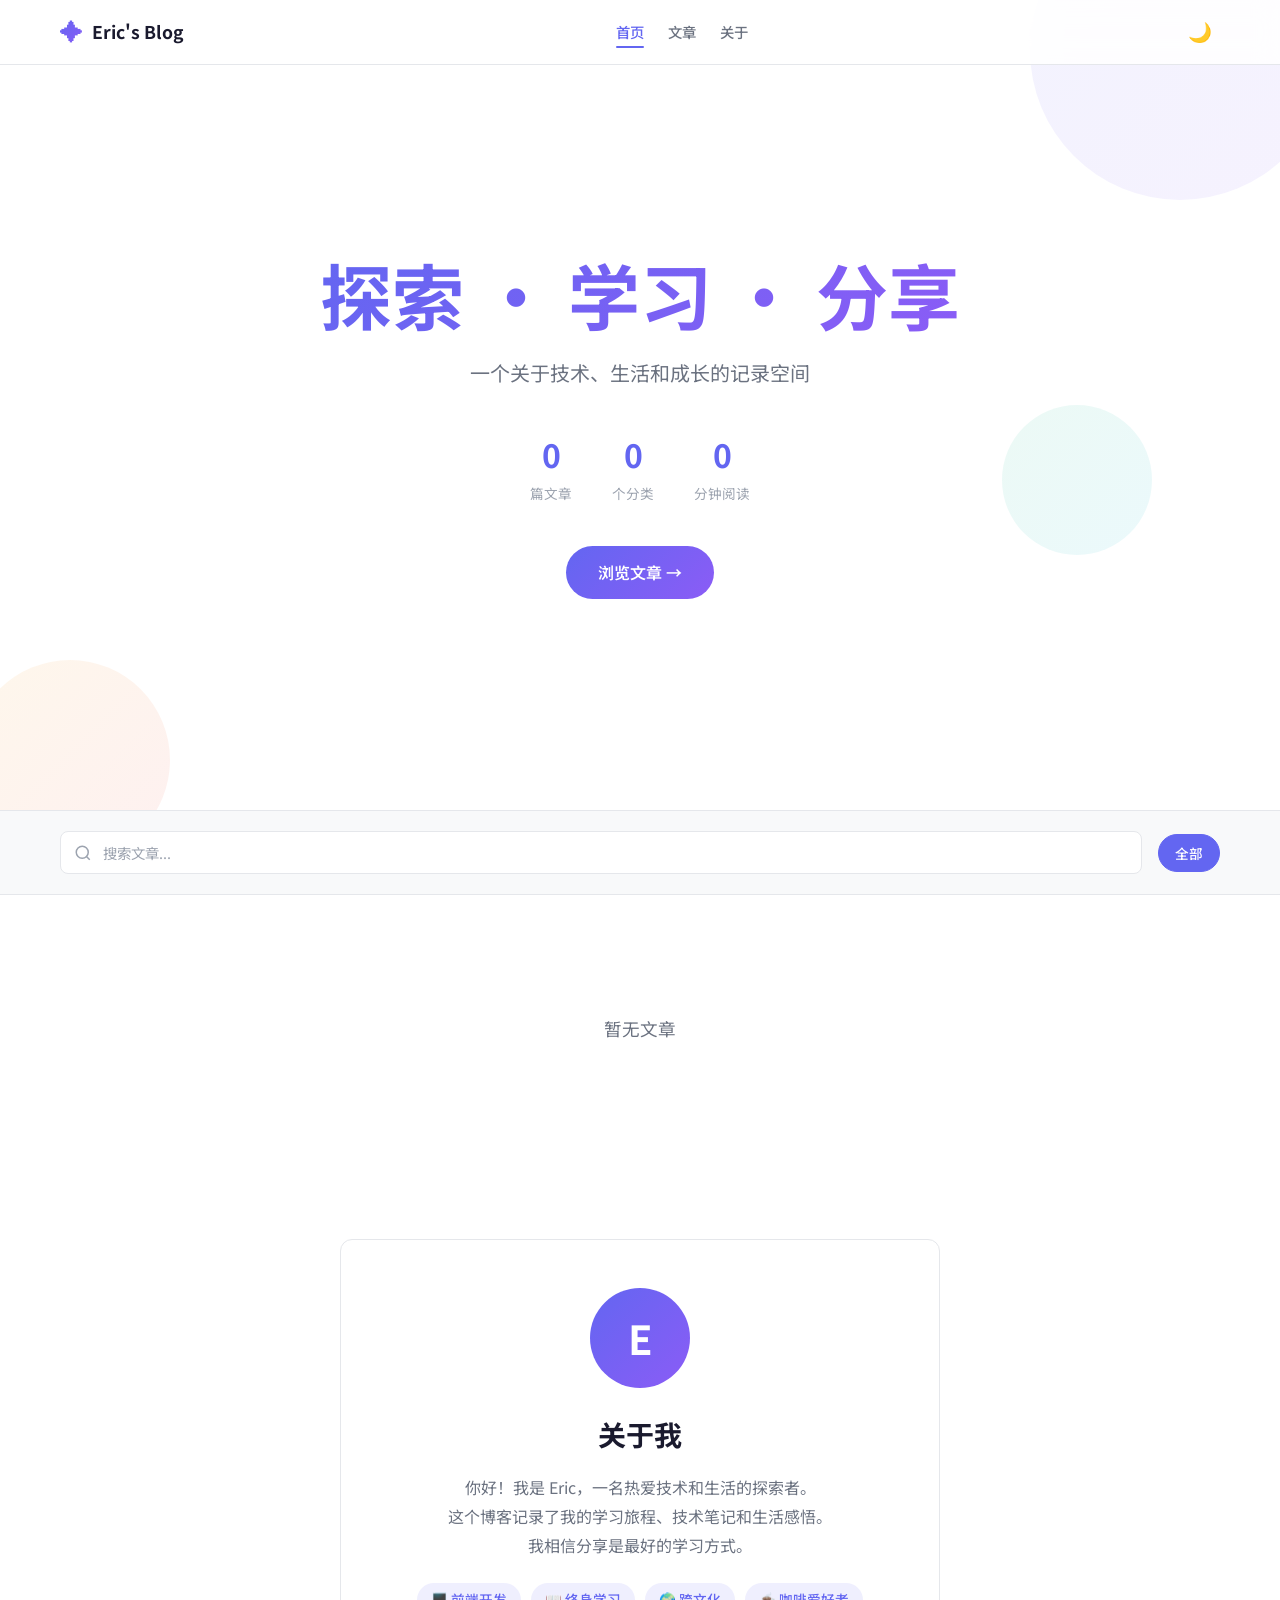
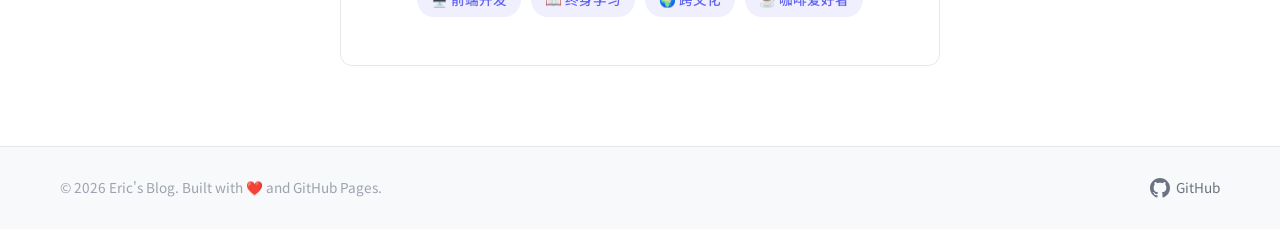
<file: docs/index.html>
﻿<!DOCTYPE html>
<html lang="zh-CN">
<head>
  <meta charset="UTF-8">
  <meta name="viewport" content="width=device-width, initial-scale=1.0">
  <title>Eric's Blog</title>
  <link rel="stylesheet" href="css/style.css">
  <link rel="preconnect" href="https://fonts.googleapis.com">
  <link href="https://fonts.googleapis.com/css2?family=Noto+Sans+SC:wght@300;400;500;700&family=JetBrains+Mono:wght@400;500&display=swap" rel="stylesheet">
</head>
<body>
  <!-- 导航栏 -->
  <nav class="navbar">
    <div class="nav-container">
      <a href="index.html" class="nav-logo">
        <span class="logo-icon">✦</span>
        <span class="logo-text">Eric's Blog</span>
      </a>
      <div class="nav-links">
        <a href="#home" class="nav-link active">首页</a>
        <a href="#articles" class="nav-link">文章</a>
        <a href="#about" class="nav-link">关于</a>
      </div>
      <button class="theme-toggle" id="themeToggle" aria-label="切换主题">
        <span class="theme-icon">🌙</span>
      </button>
    </div>
  </nav>

  <!-- Hero 区域 -->
  <header id="home" class="hero">
    <div class="hero-content">
      <h1 class="hero-title">
        <span class="gradient-text">探索 · 学习 · 分享</span>
      </h1>
      <p class="hero-subtitle">一个关于技术、生活和成长的记录空间</p>
      <div class="hero-stats">
        <div class="stat-item">
          <span class="stat-number" id="totalArticles">0</span>
          <span class="stat-label">篇文章</span>
        </div>
        <div class="stat-item">
          <span class="stat-number" id="totalCategories">0</span>
          <span class="stat-label">个分类</span>
        </div>
        <div class="stat-item">
          <span class="stat-number" id="totalReadTime">0</span>
          <span class="stat-label">分钟阅读</span>
        </div>
      </div>
      <a href="#articles" class="hero-cta">浏览文章 →</a>
    </div>
    <div class="hero-decoration">
      <div class="floating-shape shape-1"></div>
      <div class="floating-shape shape-2"></div>
      <div class="floating-shape shape-3"></div>
    </div>
  </header>

  <!-- 筛选栏 -->
  <section class="filter-section">
    <div class="container">
      <div class="filter-bar">
        <div class="search-box">
          <svg class="search-icon" viewBox="0 0 24 24" fill="none" stroke="currentColor" stroke-width="2">
            <circle cx="11" cy="11" r="8"/>
            <path d="m21 21-4.35-4.35"/>
          </svg>
          <input type="text" id="searchInput" placeholder="搜索文章..." autocomplete="off">
        </div>
        <div class="category-filters" id="categoryFilters">
          <button class="filter-btn active" data-category="all">全部</button>
        </div>
      </div>
    </div>
  </section>

  <!-- 文章列表 -->
  <main id="articles" class="articles-section">
    <div class="container">
      <div class="articles-grid" id="articlesGrid">
        <!-- 文章卡片由 JS 动态生成 -->
        <div class="loading-state">
          <div class="spinner"></div>
          <p>加载中...</p>
        </div>
      </div>
      <div class="empty-state" id="emptyState" style="display:none;">
        <svg viewBox="0 0 24 24" fill="none" stroke="currentColor" stroke-width="1.5">
          <path d="M21 21l-6-6m2-5a7 7 0 11-14 0 7 7 0 0114 0z"/>
        </svg>
        <p>没有找到相关文章</p>
        <button class="reset-btn" onclick="resetFilters()">清除筛选</button>
      </div>
    </div>
  </main>

  <!-- 关于区域 -->
  <section id="about" class="about-section">
    <div class="container">
      <div class="about-card">
        <div class="about-avatar">
          <div class="avatar-circle">E</div>
        </div>
        <h2 class="about-title">关于我</h2>
        <p class="about-text">
          你好！我是 Eric，一名热爱技术和生活的探索者。<br>
          这个博客记录了我的学习旅程、技术笔记和生活感悟。<br>
          我相信分享是最好的学习方式。
        </p>
        <div class="about-tags">
          <span class="tag">🖥️ 前端开发</span>
          <span class="tag">📖 终身学习</span>
          <span class="tag">🌍 跨文化</span>
          <span class="tag">☕ 咖啡爱好者</span>
        </div>
      </div>
    </div>
  </section>

  <!-- 页脚 -->
  <footer class="footer">
    <div class="container">
      <div class="footer-content">
        <p class="footer-text">© 2026 Eric's Blog. Built with ❤️ and GitHub Pages.</p>
        <a href="https://github.com/Eric-ju-123" class="footer-link" target="_blank" rel="noopener">
          <svg width="20" height="20" viewBox="0 0 24 24" fill="currentColor">
            <path d="M12 0c-6.626 0-12 5.373-12 12 0 5.302 3.438 9.8 8.207 11.387.599.111.793-.261.793-.577v-2.234c-3.338.726-4.033-1.416-4.033-1.416-.546-1.387-1.333-1.756-1.333-1.756-1.089-.745.083-.729.083-.729 1.205.084 1.839 1.237 1.839 1.237 1.07 1.834 2.807 1.304 3.492.997.107-.775.418-1.305.762-1.604-2.665-.305-5.467-1.334-5.467-5.931 0-1.311.469-2.381 1.236-3.221-.124-.303-.535-1.524.117-3.176 0 0 1.008-.322 3.301 1.23.957-.266 1.983-.399 3.003-.404 1.02.005 2.047.138 3.006.404 2.291-1.552 3.297-1.23 3.297-1.23.653 1.653.242 2.874.118 3.176.77.84 1.235 1.911 1.235 3.221 0 4.609-2.807 5.624-5.479 5.921.43.372.823 1.102.823 2.222v3.293c0 .319.192.694.801.576 4.765-1.589 8.199-6.086 8.199-11.386 0-6.627-5.373-12-12-12z"/>
          </svg>
          GitHub
        </a>
      </div>
    </div>
  </footer>

  <script src="js/app.js"></script>
</body>
</html>
</file>
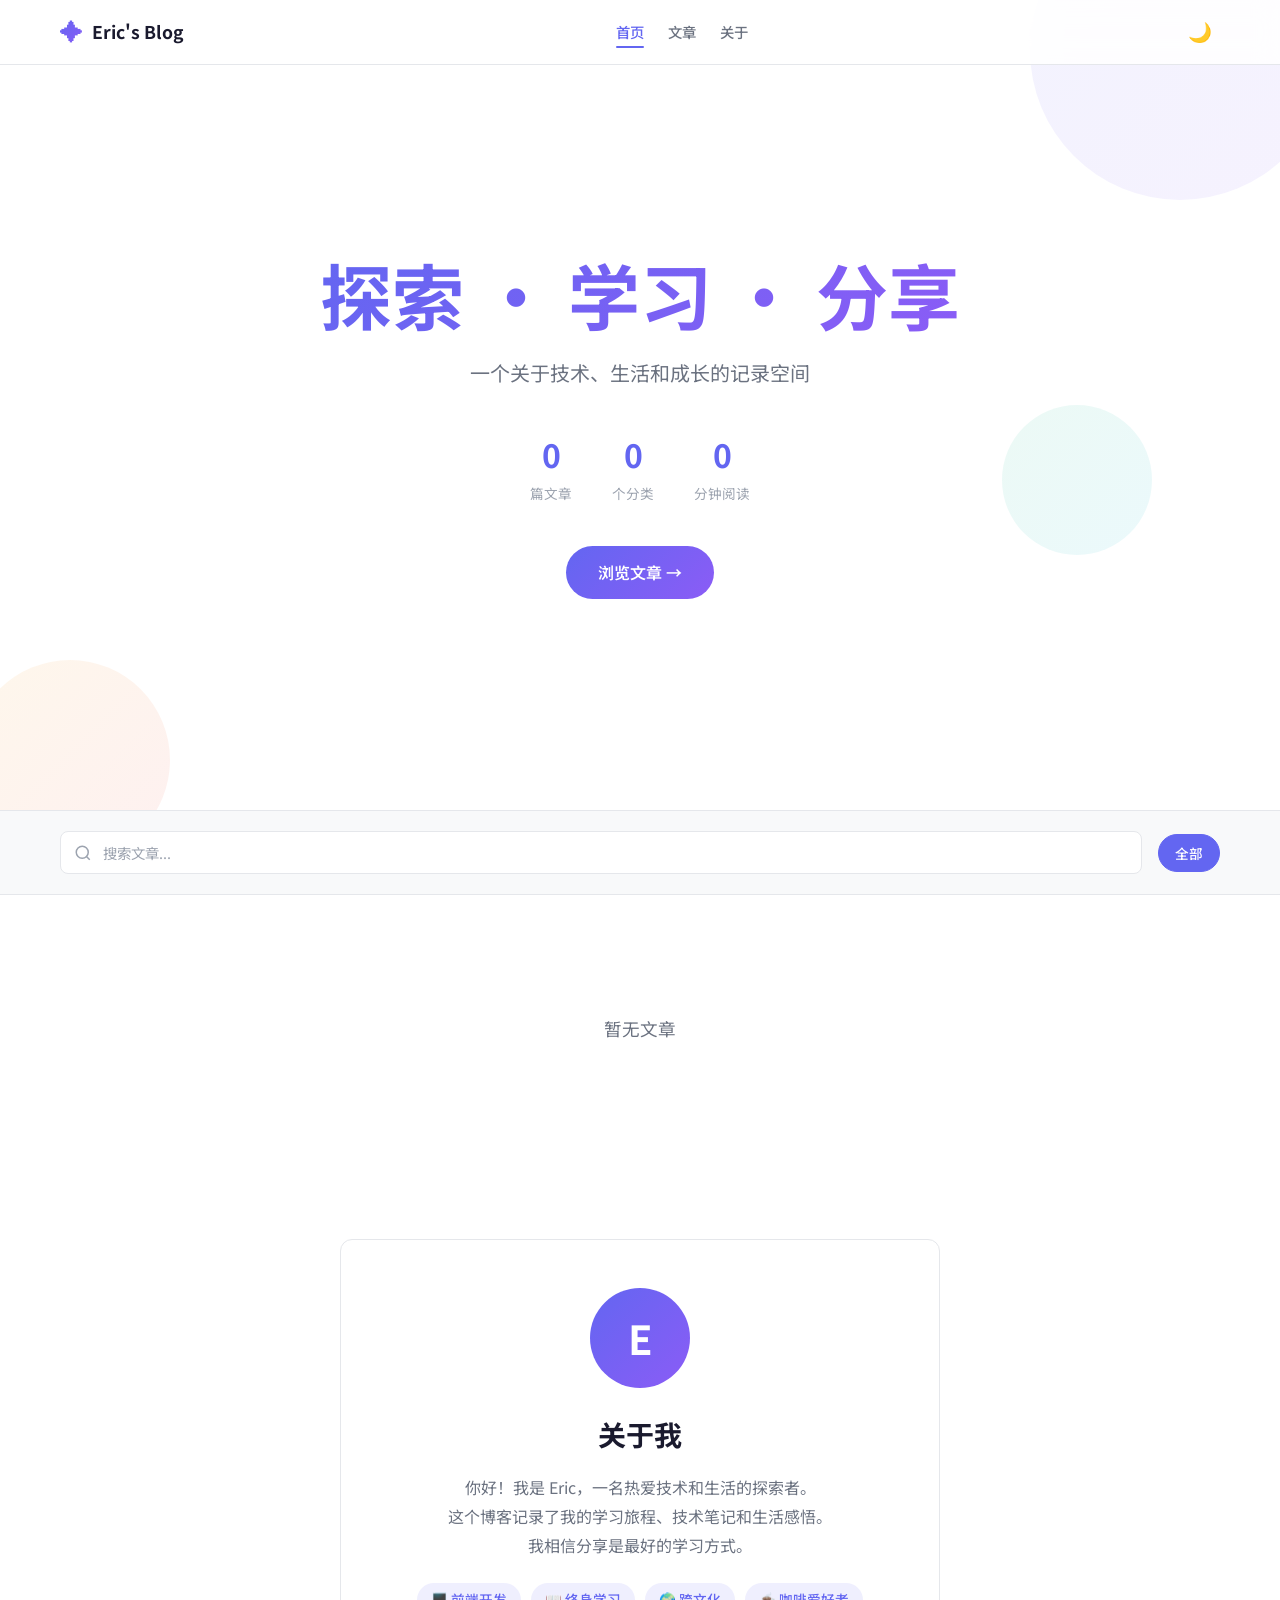
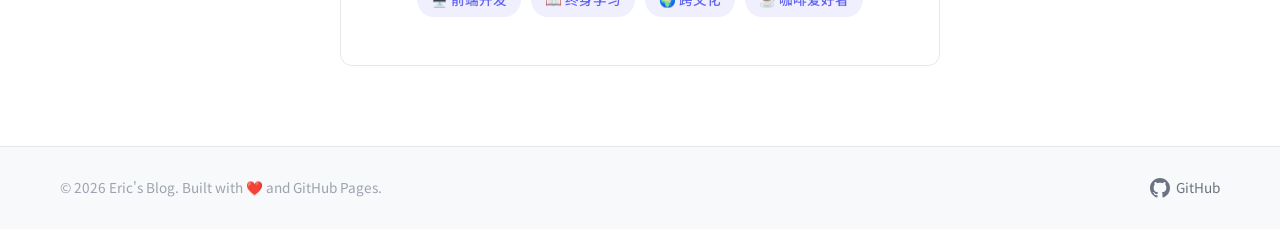
<file: docs/article.html>
﻿<!DOCTYPE html>
<html lang="zh-CN">
<head>
  <meta charset="UTF-8">
  <meta name="viewport" content="width=device-width, initial-scale=1.0">
  <title>Loading... | Eric's Blog</title>
  <link rel="stylesheet" href="css/style.css">
  <link rel="preconnect" href="https://fonts.googleapis.com">
  <link href="https://fonts.googleapis.com/css2?family=Noto+Sans+SC:wght@300;400;500;700&family=JetBrains+Mono:wght@400;500&display=swap" rel="stylesheet">
</head>
<body>
  <!-- 导航栏 -->
  <nav class="navbar">
    <div class="nav-container">
      <a href="index.html" class="nav-logo">
        <span class="logo-icon">✦</span>
        <span class="logo-text">Eric's Blog</span>
      </a>
      <div class="nav-links">
        <a href="index.html#home" class="nav-link">首页</a>
        <a href="index.html#articles" class="nav-link">文章</a>
        <a href="index.html#about" class="nav-link">关于</a>
      </div>
      <button class="theme-toggle" id="themeToggle" aria-label="切换主题">
        <span class="theme-icon">🌙</span>
      </button>
    </div>
  </nav>

  <!-- 文章头部 -->
  <header class="article-header">
    <a href="index.html#articles" class="article-back">← 返回文章列表</a>
    <h1></h1>
    <div class="article-meta"></div>
  </header>

  <!-- 封面图 -->
  <div class="article-cover">
    <img src="" alt="">
  </div>

  <!-- 文章内容 -->
  <article class="article-content"></article>

  <!-- 标签 -->
  <div class="article-tags"></div>

  <!-- 下一篇推荐 -->
  <section class="related-section">
    <div class="container">
      <h2 class="related-title">继续阅读</h2>
      <div class="related-grid" id="relatedGrid"></div>
    </div>
  </section>

  <!-- 页脚 -->
  <footer class="footer">
    <div class="container">
      <div class="footer-content">
        <p class="footer-text">&copy; 2026 Eric's Blog. Built with ❤️ and GitHub Pages.</p>
        <a href="https://github.com/Eric-ju-123" class="footer-link" target="_blank" rel="noopener">
          <svg width="20" height="20" viewBox="0 0 24 24" fill="currentColor">
            <path d="M12 0c-6.626 0-12 5.373-12 12 0 5.302 3.438 9.8 8.207 11.387.599.111.793-.261.793-.577v-2.234c-3.338.726-4.033-1.416-4.033-1.416-.546-1.387-1.333-1.756-1.333-1.756-1.089-.745.083-.729.083-.729 1.205.084 1.839 1.237 1.839 1.237 1.07 1.834 2.807 1.304 3.492.997.107-.775.418-1.305.762-1.604-2.665-.305-5.467-1.334-5.467-5.931 0-1.311.469-2.381 1.236-3.221-.124-.303-.535-1.524.117-3.176 0 0 1.008-.322 3.301 1.23.957-.266 1.983-.399 3.003-.404 1.02.005 2.047.138 3.006.404 2.291-1.552 3.297-1.23 3.297-1.23.653 1.653.242 2.874.118 3.176.77.84 1.235 1.911 1.235 3.221 0 4.609-2.807 5.624-5.479 5.921.43.372.823 1.102.823 2.222v3.293c0 .319.192.694.801.576 4.765-1.589 8.199-6.086 8.199-11.386 0-6.627-5.373-12-12-12z"/>
          </svg>
          GitHub
        </a>
      </div>
    </div>
  </footer>

  <script src="js/app.js"></script>
</body>
</html>
</file>
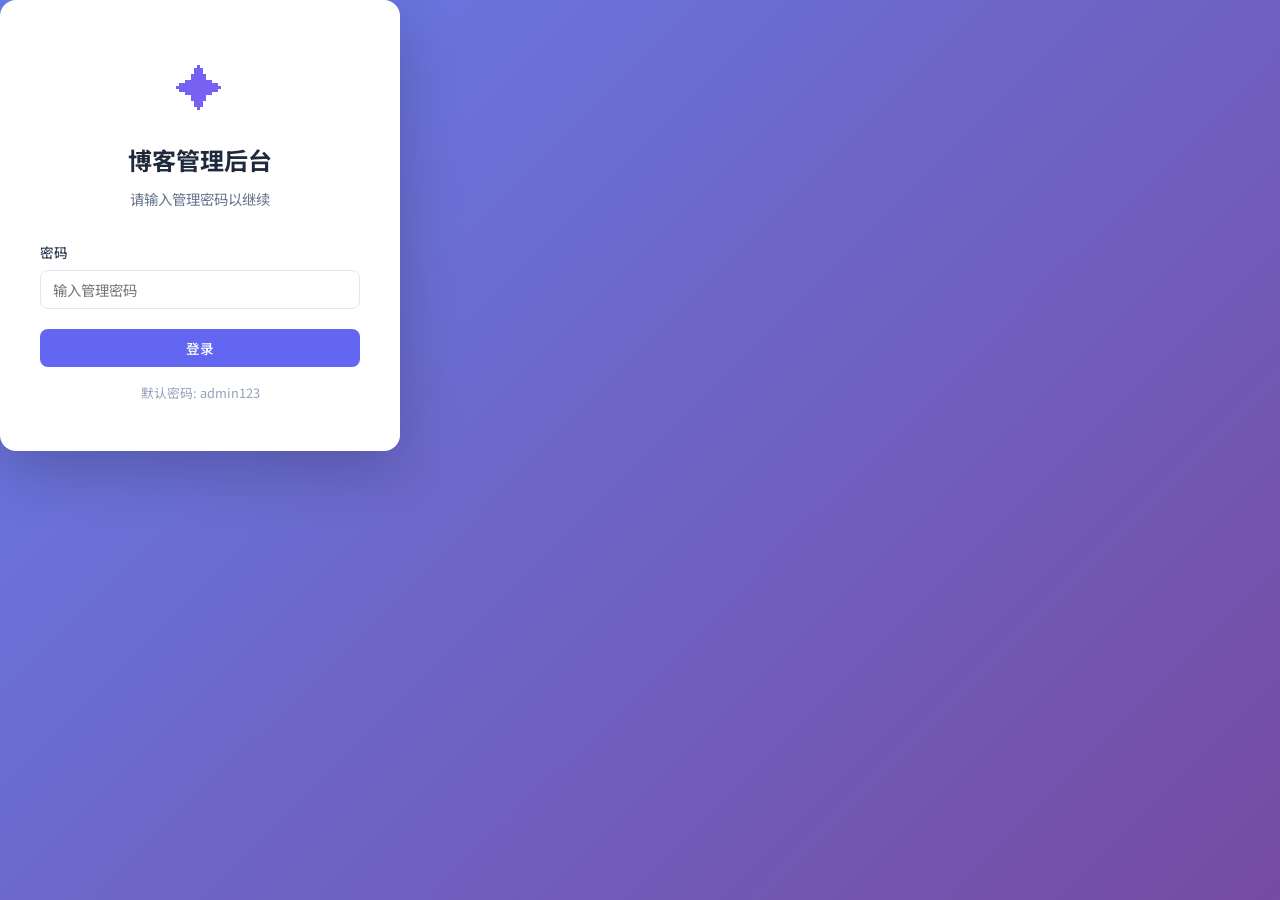
<file: docs/admin/admin.html>
﻿<!DOCTYPE html>
<html lang="zh-CN">
<head>
  <meta charset="UTF-8">
  <meta name="viewport" content="width=device-width, initial-scale=1.0">
  <title>博客管理后台 | Eric's Blog</title>
  <link rel="stylesheet" href="../css/admin.css">
  <link rel="preconnect" href="https://fonts.googleapis.com">
  <link href="https://fonts.googleapis.com/css2?family=Noto+Sans+SC:wght@300;400;500;600;700&family=JetBrains+Mono:wght@400;500&display=swap" rel="stylesheet">
</head>
<body>
  <!-- 登录页 -->
  <div id="loginPage" class="login-page">
    <div class="login-card">
      <div class="login-logo">✦</div>
      <h2>博客管理后台</h2>
      <p class="login-subtitle">请输入管理密码以继续</p>
      <form id="loginForm" class="login-form">
        <div class="form-group">
          <label for="password">密码</label>
          <input type="password" id="password" placeholder="输入管理密码" required>
        </div>
        <button type="submit" class="btn btn-primary btn-block">登录</button>
      </form>
      <p class="login-hint">默认密码: admin123</p>
    </div>
  </div>

  <!-- 主界面（登录后显示） -->
  <div id="dashboard" class="dashboard" style="display:none;">
    <!-- 侧边栏 -->
    <aside class="sidebar">
      <div class="sidebar-header">
        <span class="sidebar-logo">✦</span>
        <span class="sidebar-title">Blog Admin</span>
      </div>
      <nav class="sidebar-nav">
        <a href="#" class="nav-item active" data-page="articles">
          <svg viewBox="0 0 24 24" fill="none" stroke="currentColor" stroke-width="2"><path d="M4 6h16M4 12h16M4 18h16"/></svg>
          <span>文章管理</span>
        </a>
        <a href="#" class="nav-item" data-page="editor">
          <svg viewBox="0 0 24 24" fill="none" stroke="currentColor" stroke-width="2"><path d="M11 4H4a2 2 0 00-2 2v14a2 2 0 002 2h14a2 2 0 002-2v-7"/><path d="M18.5 2.5a2.121 2.121 0 013 3L12 15l-4 1 1-4 9.5-9.5z"/></svg>
          <span>新建文章</span>
        </a>
        <a href="#" class="nav-item" data-page="settings">
          <svg viewBox="0 0 24 24" fill="none" stroke="currentColor" stroke-width="2"><circle cx="12" cy="12" r="3"/><path d="M19.4 15a1.65 1.65 0 00.33 1.82l.06.06a2 2 0 010 2.83 2 2 0 01-2.83 0l-.06-.06a1.65 1.65 0 00-1.82-.33 1.65 1.65 0 00-1 1.51V21a2 2 0 01-4 0v-.09A1.65 1.65 0 009 19.4a1.65 1.65 0 00-1.82.33l-.06.06a2 2 0 01-2.83-2.83l.06-.06A1.65 1.65 0 004.68 15a1.65 1.65 0 00-1.51-1H3a2 2 0 010-4h.09A1.65 1.65 0 004.6 9a1.65 1.65 0 00-.33-1.82l-.06-.06a2 2 0 012.83-2.83l.06.06A1.65 1.65 0 009 4.68a1.65 1.65 0 001-1.51V3a2 2 0 014 0v.09a1.65 1.65 0 001 1.51 1.65 1.65 0 001.82-.33l.06-.06a2 2 0 012.83 2.83l-.06.06A1.65 1.65 0 0019.4 9a1.65 1.65 0 001.51 1H21a2 2 0 010 4h-.09a1.65 1.65 0 00-1.51 1z"/></svg>
          <span>网站设置</span>
        </a>
        <a href="../index.html" class="nav-item nav-external" target="_blank">
          <svg viewBox="0 0 24 24" fill="none" stroke="currentColor" stroke-width="2"><path d="M18 13v6a2 2 0 01-2 2H5a2 2 0 01-2-2V8a2 2 0 012-2h6"/><polyline points="15 3 21 3 21 9"/><line x1="10" y1="14" x2="21" y2="3"/></svg>
          <span>查看网站</span>
        </a>
      </nav>
      <div class="sidebar-footer">
        <button class="btn-logout" id="logoutBtn">
          <svg viewBox="0 0 24 24" fill="none" stroke="currentColor" stroke-width="2"><path d="M9 21H5a2 2 0 01-2-2V5a2 2 0 012-2h4"/><polyline points="16 17 21 12 16 7"/><line x1="21" y1="12" x2="9" y2="12"/></svg>
          退出登录
        </button>
      </div>
    </aside>

    <!-- 主内容区 -->
    <main class="main-content">
      <!-- 顶部栏 -->
      <header class="topbar">
        <h1 id="pageTitle">文章管理</h1>
        <div class="topbar-actions">
          <button class="btn btn-primary" id="newArticleBtn">+ 新建文章</button>
          <button class="btn btn-secondary" id="exportBtn">导出数据</button>
          <label class="btn btn-secondary file-upload">
            导入数据
            <input type="file" id="importFile" accept=".json" style="display:none;">
          </label>
        </div>
      </header>

      <!-- 文章列表页 -->
      <section id="page-articles" class="page active">
        <div class="stats-row">
          <div class="stat-card">
            <div class="stat-icon">📄</div>
            <div class="stat-info">
              <span class="stat-value" id="statTotal">0</span>
              <span class="stat-label">总文章</span>
            </div>
          </div>
          <div class="stat-card">
            <div class="stat-icon">📂</div>
            <div class="stat-info">
              <span class="stat-value" id="statCategories">0</span>
              <span class="stat-label">分类数</span>
            </div>
          </div>
          <div class="stat-card">
            <div class="stat-icon">⏱</div>
            <div class="stat-info">
              <span class="stat-value" id="statReadTime">0</span>
              <span class="stat-label">总阅读分钟</span>
            </div>
          </div>
          <div class="stat-card">
            <div class="stat-icon">🏷️</div>
            <div class="stat-info">
              <span class="stat-value" id="statTags">0</span>
              <span class="stat-label">标签数</span>
            </div>
          </div>
        </div>

        <div class="table-controls">
          <div class="search-box">
            <svg viewBox="0 0 24 24" fill="none" stroke="currentColor" stroke-width="2"><circle cx="11" cy="11" r="8"/><path d="m21 21-4.35-4.35"/></svg>
            <input type="text" id="adminSearch" placeholder="搜索文章...">
          </div>
          <select id="adminCategoryFilter" class="filter-select">
            <option value="all">全部分类</option>
          </select>
        </div>

        <div class="table-wrapper">
          <table class="data-table">
            <thead>
              <tr>
                <th>标题</th>
                <th>分类</th>
                <th>日期</th>
                <th>阅读时间</th>
                <th>操作</th>
              </tr>
            </thead>
            <tbody id="articlesTableBody">
              <tr><td colspan="5" class="loading-cell">加载中...</td></tr>
            </tbody>
          </table>
        </div>
      </section>

      <!-- 编辑器页 -->
      <section id="page-editor" class="page">
        <form id="articleForm" class="editor-form">
          <input type="hidden" id="editId" value="">

          <div class="form-row">
            <div class="form-group full-width">
              <label for="articleTitle">标题 *</label>
              <input type="text" id="articleTitle" required placeholder="输入文章标题">
            </div>
          </div>

          <div class="form-row">
            <div class="form-group">
              <label for="articleSlug">URL 别名 *</label>
              <input type="text" id="articleSlug" required placeholder="my-article-slug">
              <small class="form-hint">自动生成或手动输入，用于文章链接</small>
            </div>
            <div class="form-group">
              <label for="articleCategory">分类 *</label>
              <input type="text" id="articleCategory" required placeholder="技术" list="categoryList">
              <datalist id="categoryList"></datalist>
            </div>
            <div class="form-group">
              <label for="articleDate">发布日期</label>
              <input type="date" id="articleDate">
            </div>
          </div>

          <div class="form-row">
            <div class="form-group">
              <label for="articleTags">标签（逗号分隔）</label>
              <input type="text" id="articleTags" placeholder="编程, 入门, 教程">
            </div>
            <div class="form-group">
              <label for="articleReadTime">预计阅读（分钟）</label>
              <input type="number" id="articleReadTime" min="1" max="60" value="5">
            </div>
          </div>

          <div class="form-row">
            <div class="form-group full-width">
              <label for="articleCover">封面图片 URL</label>
              <input type="url" id="articleCover" placeholder="https://picsum.photos/seed/myblog/800/400">
              <small class="form-hint">留空将使用随机图片</small>
            </div>
          </div>

          <div class="form-row">
            <div class="form-group full-width">
              <label for="articleExcerpt">摘要 *</label>
              <textarea id="articleExcerpt" rows="3" required placeholder="一句话概括文章主要内容..."></textarea>
            </div>
          </div>

          <div class="form-row">
            <div class="form-group full-width">
              <label for="articleContent">正文内容 *</label>
              <div class="editor-toolbar">
                <button type="button" class="toolbar-btn" data-action="h2" title="二级标题"># H2</button>
                <button type="button" class="toolbar-btn" data-action="h3" title="三级标题">## H3</button>
                <button type="button" class="toolbar-btn" data-action="bold" title="加粗"><b>B</b></button>
                <button type="button" class="toolbar-btn" data-action="italic" title="斜体"><i>I</i></button>
                <button type="button" class="toolbar-btn" data-action="ul" title="无序列表">• 列表</button>
                <button type="button" class="toolbar-btn" data-action="ol" title="有序列表">1. 列表</button>
                <button type="button" class="toolbar-btn" data-action="code" title="行内代码">&lt;/&gt;</button>
                <button type="button" class="toolbar-btn" data-action="pre" title="代码块">{ }</button>
                <button type="button" class="toolbar-btn" data-action="link" title="插入链接">🔗</button>
                <button type="button" class="toolbar-btn" data-action="quote" title="引用">❝</button>
              </div>
              <textarea id="articleContent" rows="16" required placeholder="使用 Markdown 语法编写文章内容..."></textarea>
            </div>
          </div>

          <div class="form-actions">
            <button type="submit" class="btn btn-primary">💾 保存文章</button>
            <button type="button" class="btn btn-secondary" id="cancelEditBtn">取消</button>
            <button type="button" class="btn btn-outline" id="previewBtn">👁 预览</button>
          </div>
        </form>
      </section>

      <!-- 设置页 -->
      <section id="page-settings" class="page">
        <div class="settings-grid">
          <div class="settings-card">
            <h3>🎨 外观设置</h3>
            <div class="form-group">
              <label for="settingAccentColor">主色调</label>
              <input type="color" id="settingAccentColor" value="#6366f1">
            </div>
            <div class="form-group">
              <label for="settingThemeMode">默认主题</label>
              <select id="settingThemeMode">
                <option value="auto">跟随系统</option>
                <option value="light">浅色</option>
                <option value="dark">深色</option>
              </select>
            </div>
            <div class="form-group">
              <label for="settingCardsPerPage">每页显示卡片数</label>
              <input type="number" id="settingCardsPerPage" min="6" max="30" value="12">
            </div>
          </div>

          <div class="settings-card">
            <h3>📝 站点信息</h3>
            <div class="form-group">
              <label for="settingSiteTitle">站点标题</label>
              <input type="text" id="settingSiteTitle" value="Eric's Blog">
            </div>
            <div class="form-group">
              <label for="settingSiteDesc">站点描述</label>
              <textarea id="settingSiteDesc" rows="3">探索 · 学习 · 分享</textarea>
            </div>
            <div class="form-group">
              <label for="settingAuthor">作者名</label>
              <input type="text" id="settingAuthor" value="Eric">
            </div>
          </div>

          <div class="settings-card">
            <h3>🔗 社交链接</h3>
            <div class="form-group">
              <label for="settingGithub">GitHub</label>
              <input type="url" id="settingGithub" value="https://github.com/Eric-ju-123">
            </div>
            <div class="form-group">
              <label for="settingEmail">邮箱</label>
              <input type="email" id="settingEmail" placeholder="your@email.com">
            </div>
          </div>

          <div class="settings-card">
            <h3>🔐 安全设置</h3>
            <div class="form-group">
              <label for="settingNewPassword">修改密码</label>
              <input type="password" id="settingNewPassword" placeholder="留空则不修改">
            </div>
            <div class="form-group">
              <label for="settingConfirmPassword">确认新密码</label>
              <input type="password" id="settingConfirmPassword" placeholder="再次输入新密码">
            </div>
          </div>
        </div>

        <div class="settings-actions">
          <button class="btn btn-primary" id="saveSettingsBtn">💾 保存设置</button>
          <button class="btn btn-danger" id="resetSettingsBtn">重置默认设置</button>
        </div>
      </section>
    </main>
  </div>

  <script src="../js/admin.js"></script>
</body>
</html>
</file>
<file: docs/css/style.css>
﻿/* ===== CSS Variables ===== */
:root {
  --bg-primary: #ffffff;
  --bg-secondary: #f8f9fa;
  --bg-card: #ffffff;
  --text-primary: #1a1a2e;
  --text-secondary: #6b7280;
  --text-muted: #9ca3af;
  --accent: #6366f1;
  --accent-light: #818cf8;
  --accent-dark: #4f46e5;
  --accent-bg: rgba(99, 102, 241, 0.1);
  --border: #e5e7eb;
  --shadow: 0 1px 3px rgba(0, 0, 0, 0.06), 0 1px 2px rgba(0, 0, 0, 0.04);
  --shadow-md: 0 4px 6px rgba(0, 0, 0, 0.05), 0 2px 4px rgba(0, 0, 0, 0.03);
  --shadow-lg: 0 10px 25px rgba(0, 0, 0, 0.08), 0 4px 10px rgba(0, 0, 0, 0.04);
  --radius: 12px;
  --radius-sm: 8px;
  --transition: 0.3s cubic-bezier(0.4, 0, 0.2, 1);
  --font-sans: 'Noto Sans SC', -apple-system, BlinkMacSystemFont, 'Segoe UI', sans-serif;
  --font-mono: 'JetBrains Mono', 'Fira Code', monospace;
  --gradient-1: linear-gradient(135deg, #6366f1, #8b5cf6);
  --gradient-2: linear-gradient(135deg, #f59e0b, #ef4444);
  --gradient-3: linear-gradient(135deg, #10b981, #06b6d4);
}

[data-theme="dark"] {
  --bg-primary: #0f172a;
  --bg-secondary: #1e293b;
  --bg-card: #1e293b;
  --text-primary: #f1f5f9;
  --text-secondary: #94a3b8;
  --text-muted: #64748b;
  --accent: #818cf8;
  --accent-light: #a5b4fc;
  --accent-dark: #6366f1;
  --accent-bg: rgba(129, 140, 248, 0.15);
  --border: #334155;
  --shadow: 0 1px 3px rgba(0, 0, 0, 0.3);
  --shadow-md: 0 4px 6px rgba(0, 0, 0, 0.25);
  --shadow-lg: 0 10px 25px rgba(0, 0, 0, 0.35);
}

/* ===== Reset & Base ===== */
*, *::before, *::after {
  box-sizing: border-box;
  margin: 0;
  padding: 0;
}

html {
  scroll-behavior: smooth;
  -webkit-text-size-adjust: 100%;
}

body {
  font-family: var(--font-sans);
  background-color: var(--bg-primary);
  color: var(--text-primary);
  line-height: 1.6;
  transition: background-color var(--transition), color var(--transition);
  overflow-x: hidden;
}

a {
  color: inherit;
  text-decoration: none;
}

img {
  max-width: 100%;
  height: auto;
  display: block;
}

/* ===== Container ===== */
.container {
  max-width: 1200px;
  margin: 0 auto;
  padding: 0 20px;
}

/* ===== Navbar ===== */
.navbar {
  position: fixed;
  top: 0;
  left: 0;
  right: 0;
  z-index: 1000;
  background: rgba(255, 255, 255, 0.85);
  backdrop-filter: blur(12px);
  -webkit-backdrop-filter: blur(12px);
  border-bottom: 1px solid var(--border);
  transition: background var(--transition), border var(--transition);
}

[data-theme="dark"] .navbar {
  background: rgba(15, 23, 42, 0.85);
}

.nav-container {
  max-width: 1200px;
  margin: 0 auto;
  padding: 0 20px;
  height: 64px;
  display: flex;
  align-items: center;
  justify-content: space-between;
}

.nav-logo {
  display: flex;
  align-items: center;
  gap: 10px;
  font-weight: 700;
  font-size: 1.1rem;
  color: var(--text-primary);
  transition: color var(--transition);
}

.nav-logo:hover {
  color: var(--accent);
}

.logo-icon {
  font-size: 1.4rem;
  background: var(--gradient-1);
  -webkit-background-clip: text;
  -webkit-text-fill-color: transparent;
  background-clip: text;
}

.nav-links {
  display: flex;
  gap: 24px;
}

.nav-link {
  font-size: 0.9rem;
  font-weight: 500;
  color: var(--text-secondary);
  transition: color var(--transition);
  position: relative;
}

.nav-link:hover, .nav-link.active {
  color: var(--accent);
}

.nav-link.active::after {
  content: '';
  position: absolute;
  bottom: -4px;
  left: 0;
  right: 0;
  height: 2px;
  background: var(--accent);
  border-radius: 1px;
}

.theme-toggle {
  background: none;
  border: none;
  cursor: pointer;
  padding: 8px;
  border-radius: 50%;
  transition: background var(--transition);
  display: flex;
  align-items: center;
  justify-content: center;
}

.theme-toggle:hover {
  background: var(--accent-bg);
}

.theme-icon {
  font-size: 1.2rem;
  transition: transform var(--transition);
}

.theme-toggle:hover .theme-icon {
  transform: rotate(30deg);
}

/* ===== Hero Section ===== */
.hero {
  min-height: 90vh;
  display: flex;
  align-items: center;
  justify-content: center;
  position: relative;
  overflow: hidden;
  padding: 100px 20px 60px;
}

.hero-content {
  text-align: center;
  z-index: 1;
  max-width: 700px;
}

.hero-title {
  font-size: clamp(2.5rem, 6vw, 4.5rem);
  font-weight: 700;
  line-height: 1.2;
  margin-bottom: 20px;
}

.gradient-text {
  background: var(--gradient-1);
  -webkit-background-clip: text;
  -webkit-text-fill-color: transparent;
  background-clip: text;
}

.hero-subtitle {
  font-size: clamp(1rem, 2.5vw, 1.25rem);
  color: var(--text-secondary);
  margin-bottom: 40px;
  max-width: 500px;
  margin-left: auto;
  margin-right: auto;
}

.hero-stats {
  display: flex;
  justify-content: center;
  gap: 40px;
  margin-bottom: 40px;
}

.stat-item {
  text-align: center;
}

.stat-number {
  display: block;
  font-size: 2rem;
  font-weight: 700;
  color: var(--accent);
  font-variant-numeric: tabular-nums;
}

.stat-label {
  font-size: 0.85rem;
  color: var(--text-muted);
}

.hero-cta {
  display: inline-flex;
  align-items: center;
  gap: 8px;
  padding: 14px 32px;
  background: var(--gradient-1);
  color: white;
  font-weight: 600;
  font-size: 1rem;
  border-radius: 50px;
  transition: transform var(--transition), box-shadow var(--transition);
}

.hero-cta:hover {
  transform: translateY(-2px);
  box-shadow: 0 8px 25px rgba(99, 102, 241, 0.35);
}

/* Hero Decoration */
.hero-decoration {
  position: absolute;
  inset: 0;
  pointer-events: none;
  overflow: hidden;
}

.floating-shape {
  position: absolute;
  border-radius: 50%;
  opacity: 0.08;
  animation: float 20s ease-in-out infinite;
}

.shape-1 {
  width: 300px;
  height: 300px;
  background: var(--gradient-1);
  top: -100px;
  right: -50px;
  animation-delay: 0s;
}

.shape-2 {
  width: 200px;
  height: 200px;
  background: var(--gradient-2);
  bottom: -50px;
  left: -30px;
  animation-delay: -7s;
}

.shape-3 {
  width: 150px;
  height: 150px;
  background: var(--gradient-3);
  top: 50%;
  right: 10%;
  animation-delay: -14s;
}

@keyframes float {
  0%, 100% { transform: translate(0, 0) scale(1); }
  33% { transform: translate(30px, -30px) scale(1.05); }
  66% { transform: translate(-20px, 20px) scale(0.95); }
}

/* ===== Filter Section ===== */
.filter-section {
  padding: 20px 0;
  background: var(--bg-secondary);
  border-top: 1px solid var(--border);
  border-bottom: 1px solid var(--border);
  position: sticky;
  top: 64px;
  z-index: 100;
  transition: background var(--transition), border var(--transition);
}

.filter-bar {
  display: flex;
  align-items: center;
  gap: 16px;
  flex-wrap: wrap;
}

.search-box {
  flex: 1;
  min-width: 200px;
  position: relative;
}

.search-icon {
  position: absolute;
  left: 14px;
  top: 50%;
  transform: translateY(-50%);
  width: 18px;
  height: 18px;
  color: var(--text-muted);
  pointer-events: none;
}

.search-box input {
  width: 100%;
  padding: 10px 16px 10px 42px;
  border: 1px solid var(--border);
  border-radius: var(--radius-sm);
  background: var(--bg-card);
  color: var(--text-primary);
  font-size: 0.9rem;
  font-family: var(--font-sans);
  transition: border-color var(--transition), box-shadow var(--transition);
}

.search-box input:focus {
  outline: none;
  border-color: var(--accent);
  box-shadow: 0 0 0 3px var(--accent-bg);
}

.search-box input::placeholder {
  color: var(--text-muted);
}

.category-filters {
  display: flex;
  gap: 8px;
  flex-wrap: wrap;
}

.filter-btn {
  padding: 8px 16px;
  border: 1px solid var(--border);
  border-radius: 50px;
  background: var(--bg-card);
  color: var(--text-secondary);
  font-size: 0.85rem;
  font-weight: 500;
  font-family: var(--font-sans);
  cursor: pointer;
  transition: all var(--transition);
}

.filter-btn:hover {
  border-color: var(--accent);
  color: var(--accent);
}

.filter-btn.active {
  background: var(--accent);
  color: white;
  border-color: var(--accent);
}

/* ===== Articles Grid ===== */
.articles-section {
  padding: 60px 0;
}

.articles-grid {
  display: grid;
  grid-template-columns: repeat(auto-fill, minmax(340px, 1fr));
  gap: 24px;
}

/* Article Card */
.article-card {
  background: var(--bg-card);
  border: 1px solid var(--border);
  border-radius: var(--radius);
  overflow: hidden;
  transition: transform var(--transition), box-shadow var(--transition), border-color var(--transition);
  cursor: pointer;
  animation: fadeInUp 0.5s ease forwards;
  opacity: 0;
}

.article-card:hover {
  transform: translateY(-4px);
  box-shadow: var(--shadow-lg);
}

@keyframes fadeInUp {
  from { opacity: 0; transform: translateY(20px); }
  to { opacity: 1; transform: translateY(0); }
}

.card-cover {
  position: relative;
  height: 200px;
  overflow: hidden;
}

.card-cover img {
  width: 100%;
  height: 100%;
  object-fit: cover;
  transition: transform 0.5s ease;
}

.article-card:hover .card-cover img {
  transform: scale(1.05);
}

.card-category {
  position: absolute;
  top: 12px;
  left: 12px;
  padding: 4px 12px;
  background: rgba(255, 255, 255, 0.9);
  backdrop-filter: blur(4px);
  border-radius: 50px;
  font-size: 0.75rem;
  font-weight: 600;
  color: var(--accent-dark);
}

[data-theme="dark"] .card-category {
  background: rgba(30, 41, 59, 0.9);
  color: var(--accent-light);
}

.card-body {
  padding: 20px;
}

.card-meta {
  display: flex;
  align-items: center;
  gap: 12px;
  margin-bottom: 12px;
  font-size: 0.8rem;
  color: var(--text-muted);
}

.card-date {
  display: flex;
  align-items: center;
  gap: 4px;
}

.card-readtime {
  display: flex;
  align-items: center;
  gap: 4px;
}

.card-title {
  font-size: 1.15rem;
  font-weight: 600;
  line-height: 1.4;
  margin-bottom: 10px;
  color: var(--text-primary);
  display: -webkit-box;
  -webkit-line-clamp: 2;
  -webkit-box-orient: vertical;
  overflow: hidden;
  transition: color var(--transition);
}

.article-card:hover .card-title {
  color: var(--accent);
}

.card-excerpt {
  font-size: 0.9rem;
  color: var(--text-secondary);
  line-height: 1.6;
  display: -webkit-box;
  -webkit-line-clamp: 3;
  -webkit-box-orient: vertical;
  overflow: hidden;
  margin-bottom: 16px;
}

.card-tags {
  display: flex;
  flex-wrap: wrap;
  gap: 6px;
}

.card-tag {
  padding: 3px 10px;
  background: var(--accent-bg);
  color: var(--accent);
  border-radius: 50px;
  font-size: 0.75rem;
  font-weight: 500;
}

/* Loading State */
.loading-state {
  grid-column: 1 / -1;
  text-align: center;
  padding: 60px 20px;
}

.spinner {
  width: 40px;
  height: 40px;
  border: 3px solid var(--border);
  border-top-color: var(--accent);
  border-radius: 50%;
  margin: 0 auto 16px;
  animation: spin 0.8s linear infinite;
}

@keyframes spin {
  to { transform: rotate(360deg); }
}

/* Empty State */
.empty-state {
  grid-column: 1 / -1;
  text-align: center;
  padding: 60px 20px;
}

.empty-state svg {
  width: 64px;
  height: 64px;
  color: var(--text-muted);
  margin: 0 auto 16px;
}

.empty-state p {
  color: var(--text-secondary);
  margin-bottom: 16px;
  font-size: 1.1rem;
}

.reset-btn {
  padding: 10px 24px;
  background: var(--accent);
  color: white;
  border: none;
  border-radius: var(--radius-sm);
  font-size: 0.9rem;
  font-weight: 500;
  cursor: pointer;
  font-family: var(--font-sans);
  transition: opacity var(--transition);
}

.reset-btn:hover {
  opacity: 0.9;
}

/* ===== About Section ===== */
.about-section {
  padding: 60px 0 80px;
}

.about-card {
  background: var(--bg-card);
  border: 1px solid var(--border);
  border-radius: var(--radius);
  padding: 48px;
  text-align: center;
  max-width: 600px;
  margin: 0 auto;
}

.about-avatar {
  margin-bottom: 24px;
}

.avatar-circle {
  width: 100px;
  height: 100px;
  border-radius: 50%;
  background: var(--gradient-1);
  color: white;
  display: flex;
  align-items: center;
  justify-content: center;
  font-size: 2.5rem;
  font-weight: 700;
  margin: 0 auto;
}

.about-title {
  font-size: 1.75rem;
  margin-bottom: 16px;
}

.about-text {
  color: var(--text-secondary);
  font-size: 1rem;
  line-height: 1.8;
  margin-bottom: 24px;
}

.about-tags {
  display: flex;
  flex-wrap: wrap;
  justify-content: center;
  gap: 10px;
}

.tag {
  padding: 6px 14px;
  background: var(--accent-bg);
  color: var(--accent);
  border-radius: 50px;
  font-size: 0.85rem;
  font-weight: 500;
}

/* ===== Footer ===== */
.footer {
  padding: 30px 0;
  border-top: 1px solid var(--border);
  background: var(--bg-secondary);
  transition: background var(--transition), border var(--transition);
}

.footer-content {
  display: flex;
  align-items: center;
  justify-content: space-between;
  flex-wrap: wrap;
  gap: 16px;
}

.footer-text {
  font-size: 0.85rem;
  color: var(--text-muted);
}

.footer-link {
  display: flex;
  align-items: center;
  gap: 6px;
  color: var(--text-secondary);
  font-size: 0.85rem;
  transition: color var(--transition);
}

.footer-link:hover {
  color: var(--accent);
}

/* ===== Article Page Styles ===== */
.article-header {
  padding: 120px 20px 60px;
  text-align: center;
  max-width: 800px;
  margin: 0 auto;
}

.article-back {
  display: inline-flex;
  align-items: center;
  gap: 6px;
  color: var(--text-secondary);
  font-size: 0.9rem;
  margin-bottom: 24px;
  transition: color var(--transition);
}

.article-back:hover {
  color: var(--accent);
}

.article-header h1 {
  font-size: clamp(1.8rem, 4vw, 2.8rem);
  font-weight: 700;
  line-height: 1.3;
  margin-bottom: 20px;
}

.article-meta {
  display: flex;
  align-items: center;
  justify-content: center;
  gap: 20px;
  color: var(--text-muted);
  font-size: 0.9rem;
  margin-bottom: 32px;
  flex-wrap: wrap;
}

.article-cover {
  max-width: 800px;
  margin: 0 auto 40px;
  border-radius: var(--radius);
  overflow: hidden;
  box-shadow: var(--shadow-lg);
}

.article-cover img {
  width: 100%;
  height: auto;
}

.article-content {
  max-width: 800px;
  margin: 0 auto;
  padding: 0 20px 80px;
  color: var(--text-primary);
}

.article-content h2 {
  font-size: 1.5rem;
  font-weight: 600;
  margin: 40px 0 16px;
  color: var(--text-primary);
}

.article-content h3 {
  font-size: 1.25rem;
  font-weight: 600;
  margin: 32px 0 12px;
}

.article-content p {
  margin-bottom: 16px;
  color: var(--text-secondary);
  line-height: 1.8;
}

.article-content ul, .article-content ol {
  margin-bottom: 16px;
  padding-left: 24px;
}

.article-content li {
  margin-bottom: 8px;
  color: var(--text-secondary);
  line-height: 1.7;
}

.article-content code {
  font-family: var(--font-mono);
  background: var(--accent-bg);
  padding: 2px 8px;
  border-radius: 4px;
  font-size: 0.9em;
  color: var(--accent);
}

.article-content pre {
  background: var(--bg-secondary);
  border: 1px solid var(--border);
  border-radius: var(--radius-sm);
  padding: 20px;
  overflow-x: auto;
  margin-bottom: 20px;
}

.article-content pre code {
  background: none;
  padding: 0;
  color: var(--text-primary);
}

.article-content blockquote {
  border-left: 3px solid var(--accent);
  padding-left: 20px;
  margin: 20px 0;
  color: var(--text-secondary);
  font-style: italic;
}

.article-tags {
  display: flex;
  justify-content: center;
  gap: 8px;
  margin: 40px 0;
  flex-wrap: wrap;
}

/* ===== Responsive ===== */
@media (max-width: 768px) {
  .nav-links {
    display: none;
  }

  .hero-stats {
    gap: 20px;
  }

  .stat-number {
    font-size: 1.5rem;
  }

  .articles-grid {
    grid-template-columns: 1fr;
  }

  .filter-bar {
    flex-direction: column;
    align-items: stretch;
  }

  .search-box {
    min-width: auto;
  }

  .about-card {
    padding: 32px 24px;
  }

  .footer-content {
    flex-direction: column;
    text-align: center;
  }
}

@media (max-width: 480px) {
  .hero-stats {
    flex-direction: column;
    gap: 12px;
  }

  .hero {
    min-height: 80vh;
  }
}

/* ===== Related Articles ===== */
.related-section {
  padding: 40px 0 80px;
  border-top: 1px solid var(--border);
}

.related-title {
  text-align: center;
  font-size: 1.5rem;
  margin-bottom: 32px;
  color: var(--text-primary);
}

.related-grid {
  display: grid;
  grid-template-columns: repeat(auto-fill, minmax(280px, 1fr));
  gap: 20px;
}

.related-card {
  background: var(--bg-card);
  border: 1px solid var(--border);
  border-radius: var(--radius-sm);
  padding: 16px;
  cursor: pointer;
  transition: transform var(--transition), box-shadow var(--transition);
}

.related-card:hover {
  transform: translateY(-2px);
  box-shadow: var(--shadow-md);
}

.related-card h4 {
  font-size: 0.95rem;
  font-weight: 600;
  margin-bottom: 8px;
  color: var(--text-primary);
  display: -webkit-box;
  -webkit-line-clamp: 2;
  -webkit-box-orient: vertical;
  overflow: hidden;
}

.related-card .related-meta {
  font-size: 0.8rem;
  color: var(--text-muted);
  margin-bottom: 8px;
}

.related-card .related-excerpt {
  font-size: 0.85rem;
  color: var(--text-secondary);
  line-height: 1.5;
  display: -webkit-box;
  -webkit-line-clamp: 2;
  -webkit-box-orient: vertical;
  overflow: hidden;
}

@media (max-width: 768px) {
  .related-grid {
    grid-template-columns: 1fr;
  }
}
</file>
<file: docs/css/admin.css>
﻿/* ===== Admin CSS Variables ===== */
:root {
  --admin-bg: #f1f5f9;
  --admin-sidebar: #1e293b;
  --admin-sidebar-hover: #334155;
  --admin-sidebar-active: #6366f1;
  --admin-card: #ffffff;
  --admin-border: #e2e8f0;
  --admin-text: #334155;
  --admin-text-muted: #94a3b8;
  --admin-text-light: #f8fafc;
  --admin-accent: #6366f1;
  --admin-accent-hover: #4f46e5;
  --admin-success: #10b981;
  --admin-warning: #f59e0b;
  --admin-danger: #ef4444;
  --admin-radius: 10px;
  --admin-shadow: 0 1px 3px rgba(0,0,0,0.08), 0 1px 2px rgba(0,0,0,0.04);
  --admin-shadow-lg: 0 10px 25px rgba(0,0,0,0.1);
  --font-sans: 'Noto Sans SC', -apple-system, BlinkMacSystemFont, 'Segoe UI', sans-serif;
  --font-mono: 'JetBrains Mono', 'Fira Code', monospace;
}

/* ===== Reset ===== */
*, *::before, *::after { box-sizing: border-box; margin: 0; padding: 0; }
html, body { height: 100%; }
body {
  font-family: var(--font-sans);
  background: var(--admin-bg);
  color: var(--admin-text);
  line-height: 1.6;
  overflow: hidden;
}

/* ===== Login Page ===== */
.login-page {
  height: 100vh;
  display: flex;
  align-items: center;
  justify-content: center;
  background: linear-gradient(135deg, #667eea 0%, #764ba2 100%);
}

.login-card {
  background: white;
  border-radius: 16px;
  padding: 48px 40px;
  width: 100%;
  max-width: 400px;
  box-shadow: 0 20px 60px rgba(0,0,0,0.2);
  text-align: center;
}

.login-logo {
  font-size: 3rem;
  background: linear-gradient(135deg, #6366f1, #8b5cf6);
  -webkit-background-clip: text;
  -webkit-text-fill-color: transparent;
  background-clip: text;
  margin-bottom: 16px;
}

.login-card h2 {
  font-size: 1.5rem;
  margin-bottom: 8px;
  color: #1e293b;
}

.login-subtitle {
  color: #64748b;
  margin-bottom: 32px;
  font-size: 0.9rem;
}

.login-form .form-group {
  margin-bottom: 20px;
  text-align: left;
}

.login-form label {
  display: block;
  font-size: 0.85rem;
  font-weight: 500;
  margin-bottom: 6px;
  color: #475569;
}

.login-form input {
  width: 100%;
  padding: 10px 14px;
  border: 1px solid #e2e8f0;
  border-radius: 8px;
  font-size: 0.95rem;
  transition: border-color 0.2s;
}

.login-form input:focus {
  outline: none;
  border-color: var(--admin-accent);
  box-shadow: 0 0 0 3px rgba(99,102,241,0.15);
}

.login-hint {
  margin-top: 16px;
  font-size: 0.8rem;
  color: #94a3b8;
}

/* ===== Dashboard Layout ===== */
.dashboard {
  display: flex;
  height: 100vh;
  overflow: hidden;
}

/* Sidebar */
.sidebar {
  width: 240px;
  background: var(--admin-sidebar);
  display: flex;
  flex-direction: column;
  flex-shrink: 0;
}

.sidebar-header {
  padding: 20px 16px;
  display: flex;
  align-items: center;
  gap: 10px;
  border-bottom: 1px solid rgba(255,255,255,0.1);
}

.sidebar-logo {
  font-size: 1.5rem;
  background: linear-gradient(135deg, #6366f1, #8b5cf6);
  -webkit-background-clip: text;
  -webkit-text-fill-color: transparent;
  background-clip: text;
}

.sidebar-title {
  color: var(--admin-text-light);
  font-weight: 600;
  font-size: 1rem;
}

.sidebar-nav {
  flex: 1;
  padding: 12px 0;
  display: flex;
  flex-direction: column;
  gap: 2px;
}

.nav-item {
  display: flex;
  align-items: center;
  gap: 10px;
  padding: 10px 16px;
  color: #cbd5e1;
  font-size: 0.9rem;
  font-weight: 500;
  transition: all 0.2s;
  border-left: 3px solid transparent;
}

.nav-item svg {
  width: 18px;
  height: 18px;
  flex-shrink: 0;
}

.nav-item:hover {
  background: var(--admin-sidebar-hover);
  color: white;
}

.nav-item.active {
  background: var(--admin-sidebar-hover);
  color: white;
  border-left-color: var(--admin-accent);
}

.nav-external {
  margin-top: auto;
  border-top: 1px solid rgba(255,255,255,0.1);
}

.sidebar-footer {
  padding: 12px 16px;
  border-top: 1px solid rgba(255,255,255,0.1);
}

.btn-logout {
  display: flex;
  align-items: center;
  gap: 8px;
  width: 100%;
  padding: 8px 12px;
  background: rgba(239,68,68,0.15);
  color: #f87171;
  border: none;
  border-radius: 6px;
  font-size: 0.85rem;
  cursor: pointer;
  transition: background 0.2s;
  font-family: var(--font-sans);
}

.btn-logout:hover {
  background: rgba(239,68,68,0.25);
}

.btn-logout svg {
  width: 16px;
  height: 16px;
}

/* Main Content */
.main-content {
  flex: 1;
  display: flex;
  flex-direction: column;
  overflow: hidden;
}

/* Topbar */
.topbar {
  display: flex;
  align-items: center;
  justify-content: space-between;
  padding: 16px 24px;
  background: var(--admin-card);
  border-bottom: 1px solid var(--admin-border);
  flex-shrink: 0;
}

.topbar h1 {
  font-size: 1.25rem;
  font-weight: 600;
}

.topbar-actions {
  display: flex;
  gap: 10px;
}

/* Pages */
.page {
  display: none;
  flex: 1;
  overflow-y: auto;
  padding: 24px;
}

.page.active {
  display: block;
}

/* ===== Buttons ===== */
.btn {
  display: inline-flex;
  align-items: center;
  gap: 6px;
  padding: 8px 16px;
  border: 1px solid transparent;
  border-radius: 8px;
  font-size: 0.85rem;
  font-weight: 500;
  cursor: pointer;
  transition: all 0.2s;
  font-family: var(--font-sans);
  white-space: nowrap;
}

.btn-primary {
  background: var(--admin-accent);
  color: white;
}

.btn-primary:hover {
  background: var(--admin-accent-hover);
}

.btn-secondary {
  background: white;
  color: var(--admin-text);
  border-color: var(--admin-border);
}

.btn-secondary:hover {
  background: #f8fafc;
}

.btn-outline {
  background: transparent;
  color: var(--admin-accent);
  border-color: var(--admin-accent);
}

.btn-outline:hover {
  background: rgba(99,102,241,0.05);
}

.btn-danger {
  background: var(--admin-danger);
  color: white;
}

.btn-danger:hover {
  background: #dc2626;
}

.btn-block {
  width: 100%;
  justify-content: center;
}

.file-upload {
  position: relative;
  display: inline-flex;
}

/* ===== Stats Cards ===== */
.stats-row {
  display: grid;
  grid-template-columns: repeat(auto-fit, minmax(180px, 1fr));
  gap: 16px;
  margin-bottom: 24px;
}

.stat-card {
  background: var(--admin-card);
  border: 1px solid var(--admin-border);
  border-radius: var(--admin-radius);
  padding: 16px 20px;
  display: flex;
  align-items: center;
  gap: 14px;
}

.stat-icon {
  font-size: 1.8rem;
}

.stat-info {
  display: flex;
  flex-direction: column;
}

.stat-value {
  font-size: 1.4rem;
  font-weight: 700;
  color: var(--admin-text);
  line-height: 1.2;
}

.stat-label {
  font-size: 0.8rem;
  color: var(--admin-text-muted);
}

/* ===== Table Controls ===== */
.table-controls {
  display: flex;
  gap: 12px;
  margin-bottom: 16px;
  flex-wrap: wrap;
}

.table-controls .search-box {
  flex: 1;
  min-width: 200px;
  position: relative;
}

.table-controls .search-box svg {
  position: absolute;
  left: 12px;
  top: 50%;
  transform: translateY(-50%);
  width: 16px;
  height: 16px;
  color: var(--admin-text-muted);
}

.table-controls .search-box input {
  width: 100%;
  padding: 8px 12px 8px 36px;
  border: 1px solid var(--admin-border);
  border-radius: 8px;
  font-size: 0.9rem;
  font-family: var(--font-sans);
}

.table-controls .search-box input:focus {
  outline: none;
  border-color: var(--admin-accent);
}

.filter-select {
  padding: 8px 12px;
  border: 1px solid var(--admin-border);
  border-radius: 8px;
  font-size: 0.9rem;
  background: var(--admin-card);
  font-family: var(--font-sans);
}

/* ===== Data Table ===== */
.table-wrapper {
  background: var(--admin-card);
  border: 1px solid var(--admin-border);
  border-radius: var(--admin-radius);
  overflow: hidden;
}

.data-table {
  width: 100%;
  border-collapse: collapse;
}

.data-table thead {
  background: #f8fafc;
}

.data-table th {
  padding: 12px 16px;
  text-align: left;
  font-size: 0.8rem;
  font-weight: 600;
  color: var(--admin-text-muted);
  text-transform: uppercase;
  letter-spacing: 0.05em;
  border-bottom: 1px solid var(--admin-border);
}

.data-table td {
  padding: 12px 16px;
  font-size: 0.9rem;
  border-bottom: 1px solid var(--admin-border);
  vertical-align: middle;
}

.data-table tbody tr:last-child td {
  border-bottom: none;
}

.data-table tbody tr:hover {
  background: #f8fafc;
}

.loading-cell {
  text-align: center;
  padding: 40px !important;
  color: var(--admin-text-muted);
}

.article-title-cell {
  font-weight: 500;
  max-width: 300px;
  overflow: hidden;
  text-overflow: ellipsis;
  white-space: nowrap;
}

.category-badge {
  display: inline-block;
  padding: 2px 10px;
  background: rgba(99,102,241,0.1);
  color: var(--admin-accent);
  border-radius: 50px;
  font-size: 0.8rem;
  font-weight: 500;
}

.action-btns {
  display: flex;
  gap: 6px;
}

.action-btn {
  padding: 4px 10px;
  border: 1px solid var(--admin-border);
  border-radius: 6px;
  background: white;
  font-size: 0.8rem;
  cursor: pointer;
  transition: all 0.2s;
  font-family: var(--font-sans);
}

.action-btn:hover {
  border-color: var(--admin-accent);
  color: var(--admin-accent);
}

.action-btn.delete:hover {
  border-color: var(--admin-danger);
  color: var(--admin-danger);
  background: rgba(239,68,68,0.05);
}

/* ===== Editor Form ===== */
.editor-form {
  max-width: 900px;
}

.form-row {
  display: grid;
  grid-template-columns: 1fr 1fr 1fr;
  gap: 16px;
  margin-bottom: 16px;
}

.form-row.full {
  grid-template-columns: 1fr;
}

.form-group {
  display: flex;
  flex-direction: column;
}

.form-group.full-width {
  grid-column: 1 / -1;
}

.form-group label {
  font-size: 0.85rem;
  font-weight: 500;
  margin-bottom: 6px;
  color: var(--admin-text);
}

.form-group input,
.form-group textarea,
.form-group select {
  padding: 8px 12px;
  border: 1px solid var(--admin-border);
  border-radius: 8px;
  font-size: 0.9rem;
  font-family: var(--font-sans);
  transition: border-color 0.2s;
}

.form-group input:focus,
.form-group textarea:focus,
.form-group select:focus {
  outline: none;
  border-color: var(--admin-accent);
  box-shadow: 0 0 0 3px rgba(99,102,241,0.1);
}

.form-hint {
  font-size: 0.75rem;
  color: var(--admin-text-muted);
  margin-top: 4px;
}

/* Editor Toolbar */
.editor-toolbar {
  display: flex;
  flex-wrap: wrap;
  gap: 4px;
  padding: 8px;
  background: #f8fafc;
  border: 1px solid var(--admin-border);
  border-bottom: none;
  border-radius: 8px 8px 0 0;
}

.toolbar-btn {
  padding: 4px 10px;
  border: 1px solid transparent;
  border-radius: 4px;
  background: white;
  font-size: 0.8rem;
  cursor: pointer;
  transition: all 0.15s;
  font-family: var(--font-sans);
}

.toolbar-btn:hover {
  border-color: var(--admin-accent);
  color: var(--admin-accent);
}

.editor-toolbar + textarea {
  border-radius: 0 0 8px 8px;
  font-family: var(--font-mono);
  font-size: 0.85rem;
  line-height: 1.7;
}

/* Form Actions */
.form-actions {
  display: flex;
  gap: 10px;
  margin-top: 24px;
  padding-top: 20px;
  border-top: 1px solid var(--admin-border);
}

/* ===== Settings ===== */
.settings-grid {
  display: grid;
  grid-template-columns: repeat(auto-fit, minmax(280px, 1fr));
  gap: 20px;
  margin-bottom: 24px;
}

.settings-card {
  background: var(--admin-card);
  border: 1px solid var(--admin-border);
  border-radius: var(--admin-radius);
  padding: 24px;
}

.settings-card h3 {
  font-size: 1rem;
  margin-bottom: 20px;
  padding-bottom: 12px;
  border-bottom: 1px solid var(--admin-border);
}

.settings-card .form-group {
  margin-bottom: 16px;
}

.settings-card input[type="color"] {
  width: 60px;
  height: 36px;
  padding: 2px;
  cursor: pointer;
}

.settings-actions {
  display: flex;
  gap: 10px;
}

/* ===== Toast Notification ===== */
.toast {
  position: fixed;
  bottom: 24px;
  right: 24px;
  padding: 12px 20px;
  border-radius: 8px;
  color: white;
  font-size: 0.9rem;
  font-weight: 500;
  z-index: 9999;
  animation: slideIn 0.3s ease;
  box-shadow: var(--admin-shadow-lg);
}

.toast.success { background: var(--admin-success); }
.toast.error { background: var(--admin-danger); }
.toast.warning { background: var(--admin-warning); }

@keyframes slideIn {
  from { transform: translateX(100%); opacity: 0; }
  to { transform: translateX(0); opacity: 1; }
}

/* ===== Modal ===== */
.modal-overlay {
  position: fixed;
  inset: 0;
  background: rgba(0,0,0,0.5);
  display: flex;
  align-items: center;
  justify-content: center;
  z-index: 1000;
}

.modal {
  background: var(--admin-card);
  border-radius: var(--admin-radius);
  padding: 24px;
  max-width: 600px;
  width: 90%;
  max-height: 80vh;
  overflow-y: auto;
  box-shadow: var(--admin-shadow-lg);
}

.modal h3 {
  margin-bottom: 16px;
}

.modal-actions {
  display: flex;
  gap: 10px;
  justify-content: flex-end;
  margin-top: 20px;
}

/* ===== Responsive ===== */
@media (max-width: 768px) {
  .sidebar {
    width: 60px;
  }
  .sidebar-title,
  .nav-item span,
  .sidebar-footer { display: none; }
  .nav-item { justify-content: center; padding: 12px; }
  .form-row { grid-template-columns: 1fr; }
  .settings-grid { grid-template-columns: 1fr; }
  .topbar { flex-direction: column; gap: 12px; }
  .topbar-actions { flex-wrap: wrap; }
}
</file>
